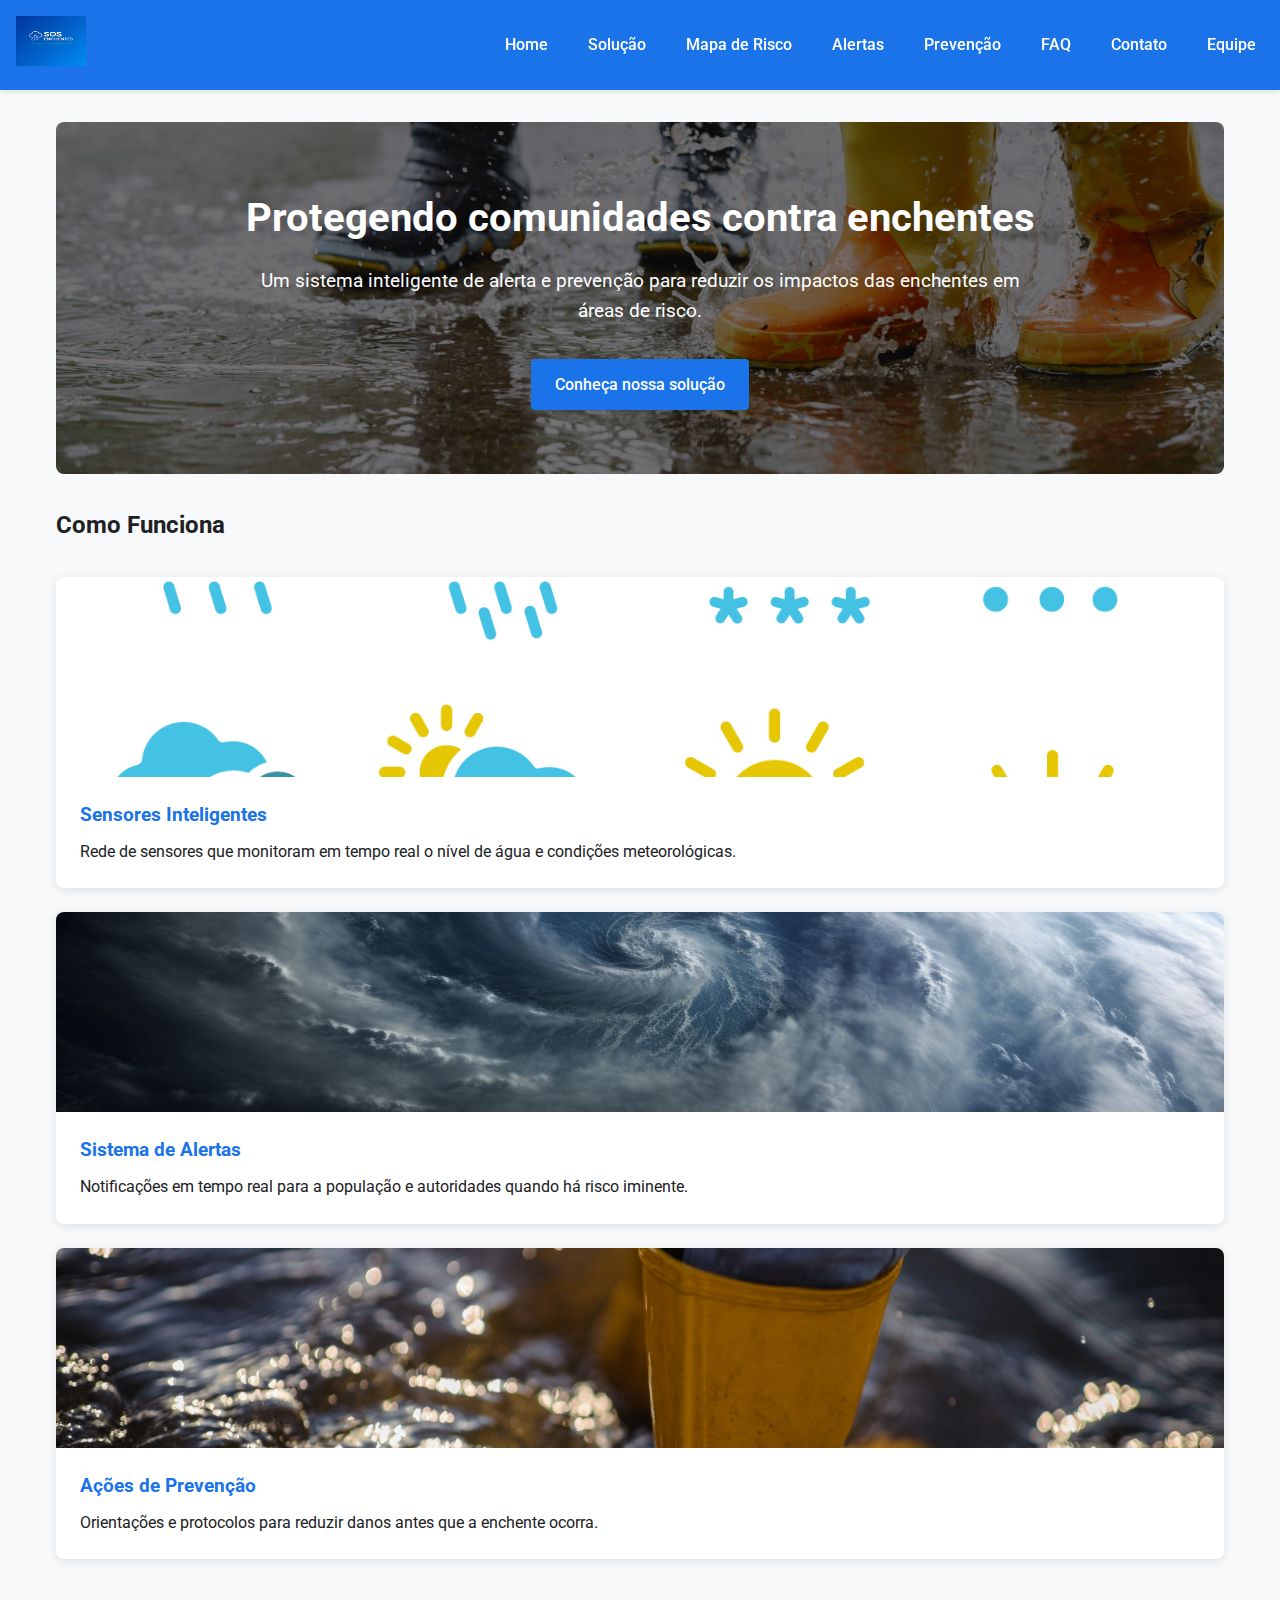
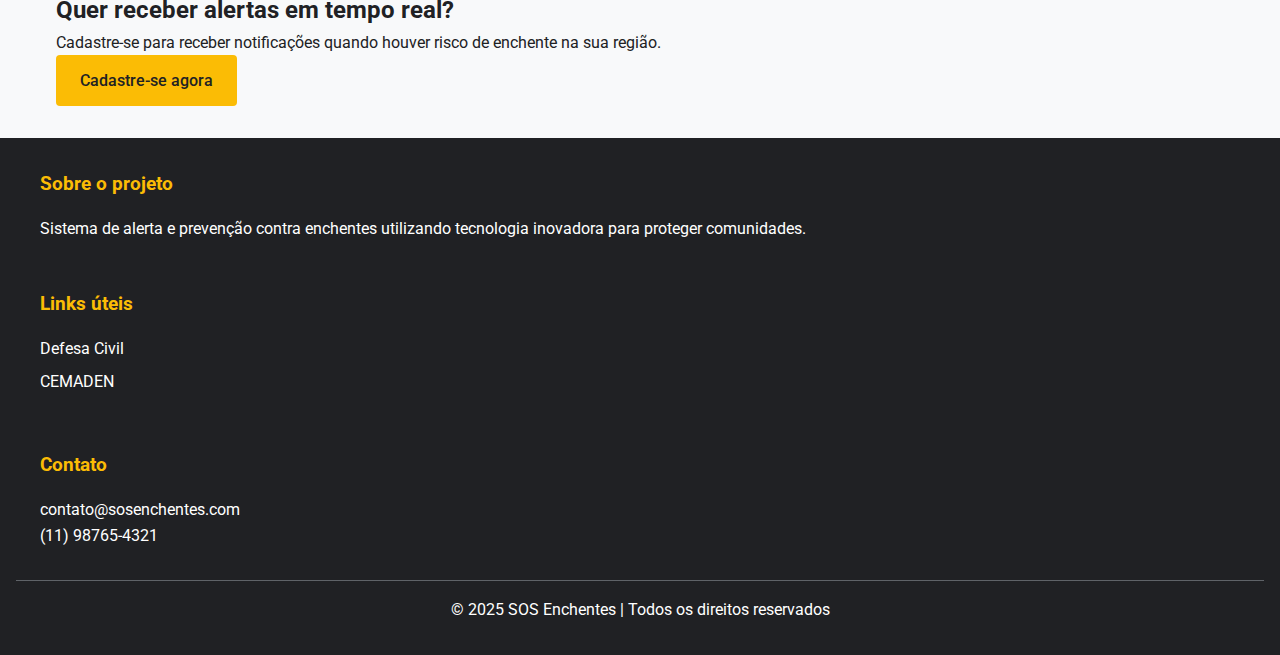
<file: index.html>
<!DOCTYPE html>
<html lang="pt-br">
<head>
    <meta charset="UTF-8">
    <meta name="viewport" content="width=device-width, initial-scale=1.0">
    <title>SOS Enchentes - Página Inicial</title>
    <link rel="stylesheet" href="assets/css/style.css">
    <link href="https://fonts.googleapis.com/css2?family=Roboto:wght@400;500;700&family=Open+Sans:wght@600;700&display=swap" rel="stylesheet">
</head>
<body>
    <header class="main-header">
        <div class="logo">
            <img src="./assets/images/logo.jpg" alt="SOS Enchentes" width="70">
        </div>
        <button class="menu-toggle" aria-label="Abrir menu">☰</button>
        <nav class="main-nav">
            <ul>
                <li><a href="index.html">Home</a></li>
                <li><a href="solucao.html">Solução</a></li>
                <li><a href="mapa.html">Mapa de Risco</a></li>
                <li><a href="alertas.html">Alertas</a></li>
                <li><a href="prevencao.html">Prevenção</a></li>
                <li><a href="faq.html">FAQ</a></li>
                <li><a href="contato.html">Contato</a></li>
                <li><a href="integrantes.html">Equipe</a></li>
            </ul>
        </nav>
    </header>

    <main class="main-content">
        <section class="hero">
            <h1>Protegendo comunidades contra enchentes</h1>
            <p>Um sistema inteligente de alerta e prevenção para reduzir os impactos das enchentes em áreas de risco.</p>
            <a href="solucao.html" class="btn btn-primary">Conheça nossa solução</a>
        </section>

        <section>
            <h2>Como Funciona</h2>
            <div class="card-grid">
                <div class="card">
                    <div class="card-img">
                        <img src="./assets/images/sensores-inteligentes.jpg" alt="Sensores inteligentes">
                    </div>
                    <div class="card-content">
                        <h3>Sensores Inteligentes</h3>
                        <p>Rede de sensores que monitoram em tempo real o nível de água e condições meteorológicas.</p>
                    </div>
                </div>
                <div class="card">
                    <div class="card-img">
                        <img src="./assets/images/sistema-alerta.jpg" alt="Sistema de alertas">
                    </div>
                    <div class="card-content">
                        <h3>Sistema de Alertas</h3>
                        <p>Notificações em tempo real para a população e autoridades quando há risco iminente.</p>
                    </div>
                </div>
                <div class="card">
                    <div class="card-img">
                        <img src="./assets/images/enchente.jpg" alt="Ações de prevenção">
                    </div>
                    <div class="card-content">
                        <h3>Ações de Prevenção</h3>
                        <p>Orientações e protocolos para reduzir danos antes que a enchente ocorra.</p>
                    </div>
                </div>
            </div>
        </section>

        <section class="cta-section">
            <h2>Quer receber alertas em tempo real?</h2>
            <p>Cadastre-se para receber notificações quando houver risco de enchente na sua região.</p>
            <a href="contato.html" class="btn">Cadastre-se agora</a>
        </section>
    </main>

    <footer class="main-footer">
        <div class="footer-content">
            <section class="footer-section">
                <h3>Sobre o projeto</h3>
                <p>Sistema de alerta e prevenção contra enchentes utilizando tecnologia inovadora para proteger comunidades.</p>
            </section>
            <section class="footer-section">
                <h3>Links úteis</h3>
                <ul>
                    <li><a href="https://www.gov.br/mdr/pt-br/assuntos/protecao-e-defesa-civil" target="_blank">Defesa Civil</a></li>
                    <li><a href="https://www.cemaden.gov.br" target="_blank">CEMADEN</a></li>
                </ul>
            </section>
            <section class="footer-section">
                <h3>Contato</h3>
                <p>contato@sosenchentes.com</p>
                <p>(11) 98765-4321</p>
            </section>
        </div>
        <div class="footer-bottom">
            &copy; 2025 SOS Enchentes | Todos os direitos reservados
        </div>
    </footer>

    <script src="assets/js/script.js"></script>
</body>
</html>
</file>
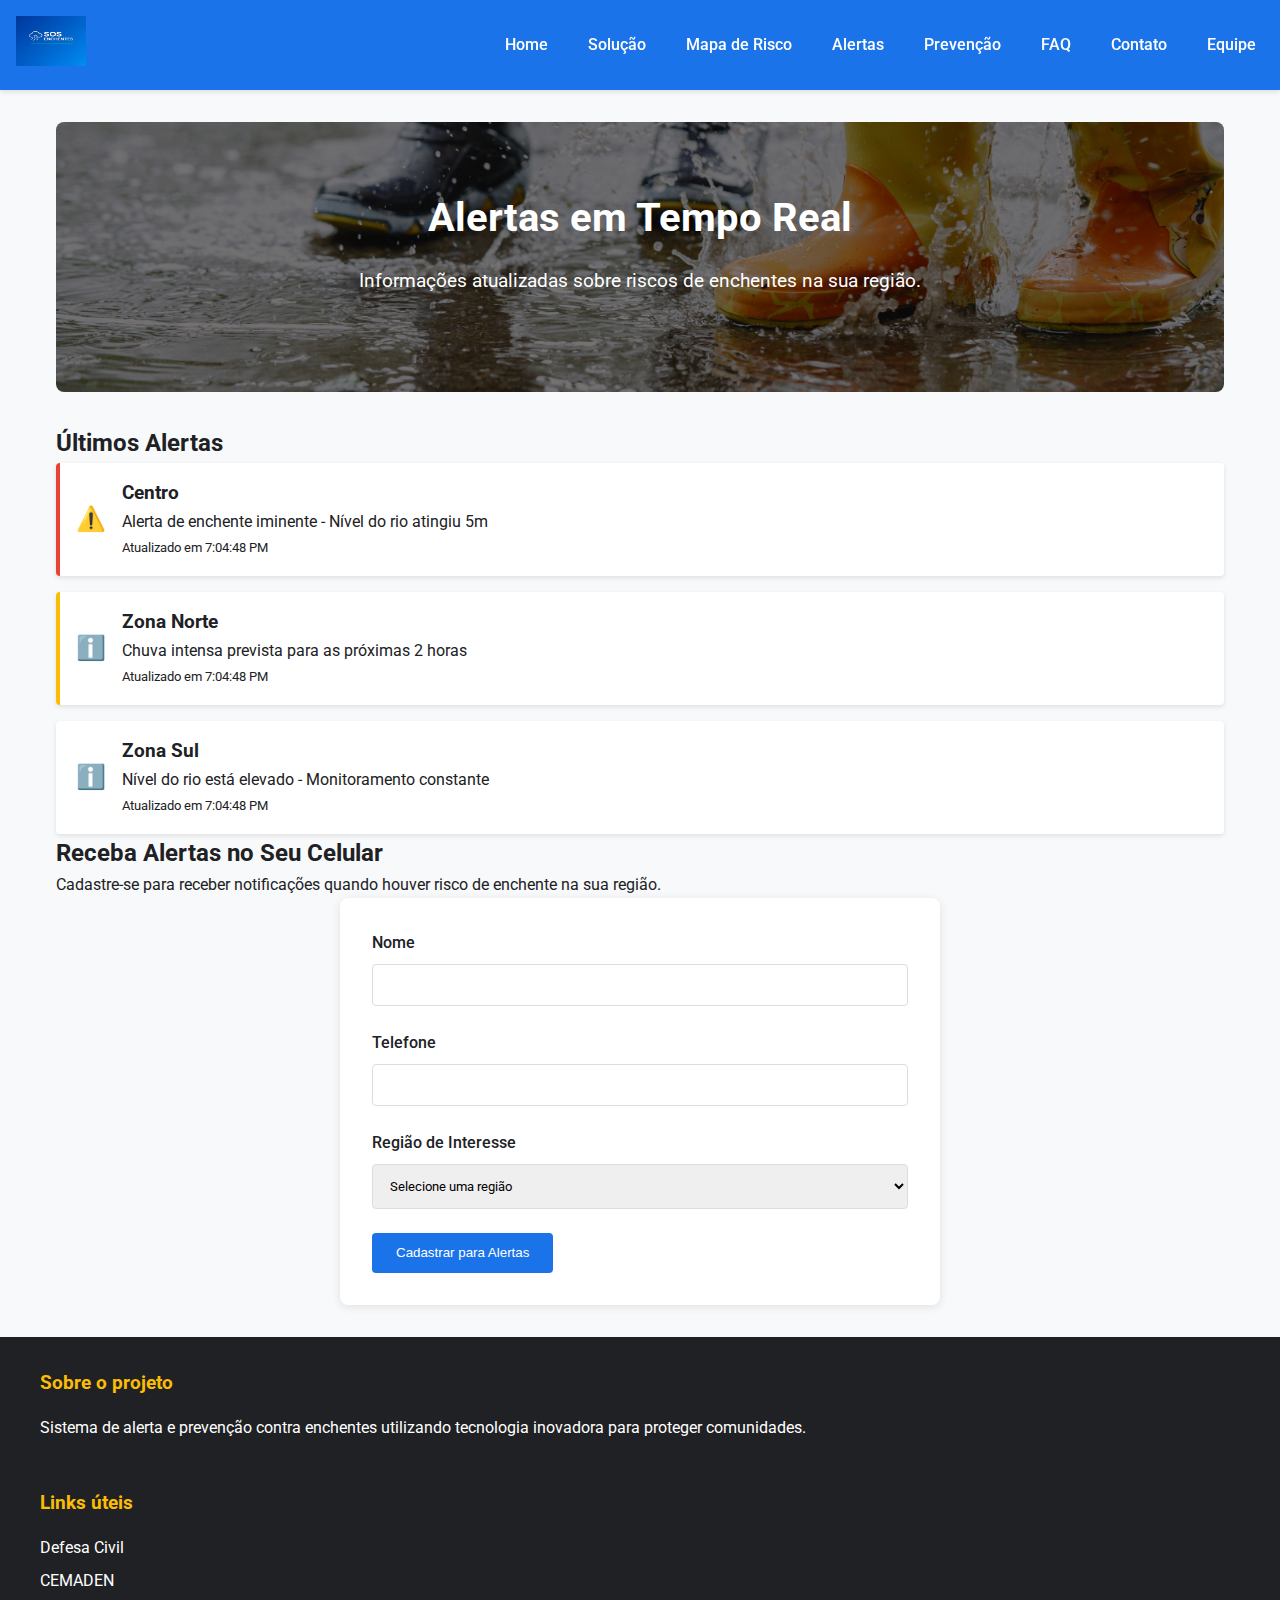
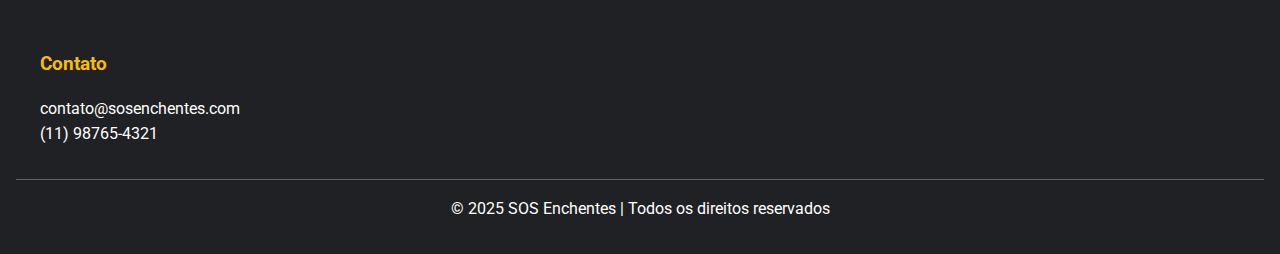
<file: alertas.html>
<!DOCTYPE html>
<html lang="pt-BR">
<head>
    <meta charset="UTF-8">
    <meta name="viewport" content="width=device-width, initial-scale=1.0">
    <title>SOS Enchentes - Alertas em Tempo Real</title>
    <link rel="stylesheet" href="assets/css/style.css">
    <link href="https://fonts.googleapis.com/css2?family=Roboto:wght@400;500;700&family=Open+Sans:wght@600;700&display=swap" rel="stylesheet">
</head>
<body>
    
    <header class="main-header">
        <div class="logo">
            <img src="./assets/images/logo.jpg" alt="SOS Enchentes" width="70">
        </div>
        <button class="menu-toggle" aria-label="Abrir menu">☰</button>
        <nav class="main-nav">
            <ul>
                <li><a href="index.html">Home</a></li>
                <li><a href="solucao.html">Solução</a></li>
                <li><a href="mapa.html">Mapa de Risco</a></li>
                <li><a href="alertas.html">Alertas</a></li>
                <li><a href="prevencao.html">Prevenção</a></li>
                <li><a href="faq.html">FAQ</a></li>
                <li><a href="contato.html">Contato</a></li>
                <li><a href="integrantes.html">Equipe</a></li>
            </ul>
        </nav>
    </header>

    <main class="main-content">
        <section class="hero">
            <h1>Alertas em Tempo Real</h1>
            <p>Informações atualizadas sobre riscos de enchentes na sua região.</p>
        </section>

        <section>
            <h2>Últimos Alertas</h2>
            <div class="alert-grid">
                
            </div>
        </section>

        <section>
            <h2>Receba Alertas no Seu Celular</h2>
            <p>Cadastre-se para receber notificações quando houver risco de enchente na sua região.</p>
            
            <form id="alert-form" class="contact-form">
                <div class="form-group">
                    <label for="alert-name">Nome</label>
                    <input type="text" id="alert-name" class="form-control" required>
                </div>
                <div class="form-group">
                    <label for="alert-phone">Telefone</label>
                    <input type="tel" id="alert-phone" class="form-control" required>
                </div>
                <div class="form-group">
                    <label for="alert-region">Região de Interesse</label>
                    <select id="alert-region" class="form-control" required>
                        <option value="">Selecione uma região</option>
                        <option value="centro">Centro</option>
                        <option value="norte">Zona Norte</option>
                        <option value="sul">Zona Sul</option>
                        <option value="leste">Zona Leste</option>
                        <option value="oeste">Zona Oeste</option>
                    </select>
                </div>
                <button type="submit" class="btn btn-primary">Cadastrar para Alertas</button>
            </form>
        </section>
    </main>

    
    <footer class="main-footer">
        <div class="footer-content">
            <section class="footer-section">
                <h3>Sobre o projeto</h3>
                <p>Sistema de alerta e prevenção contra enchentes utilizando tecnologia inovadora para proteger comunidades.</p>
            </section>
            <section class="footer-section">
                <h3>Links úteis</h3>
                <ul>
                    <li><a href="https://www.gov.br/mdr/pt-br/assuntos/protecao-e-defesa-civil" target="_blank">Defesa Civil</a></li>
                    <li><a href="https://www.cemaden.gov.br" target="_blank">CEMADEN</a></li>
                </ul>
            </section>
            <section class="footer-section">
                <h3>Contato</h3>
                <p>contato@sosenchentes.com</p>
                <p>(11) 98765-4321</p>
            </section>
        </div>
        <div class="footer-bottom">
            &copy; 2025 SOS Enchentes | Todos os direitos reservados
        </div>
    </footer>

    <script src="assets/js/script.js"></script>
</body>
</html>
</file>
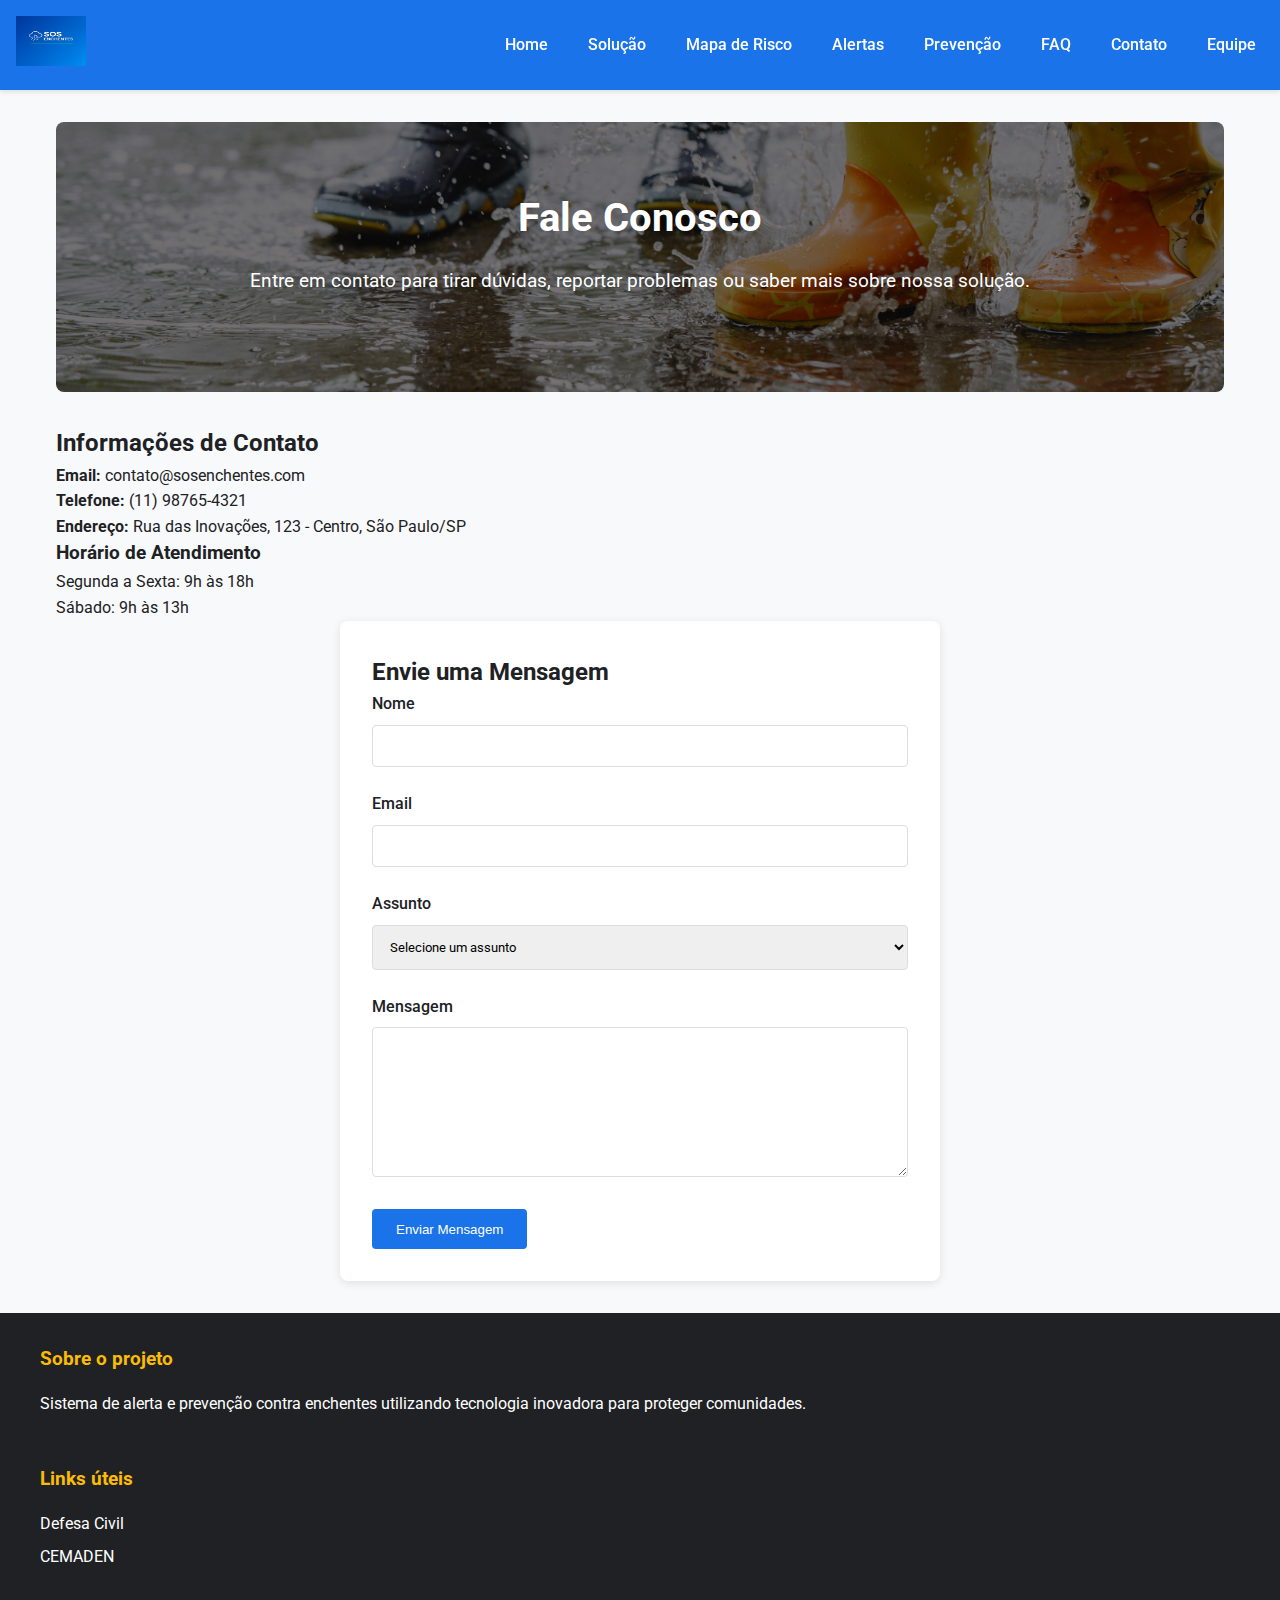
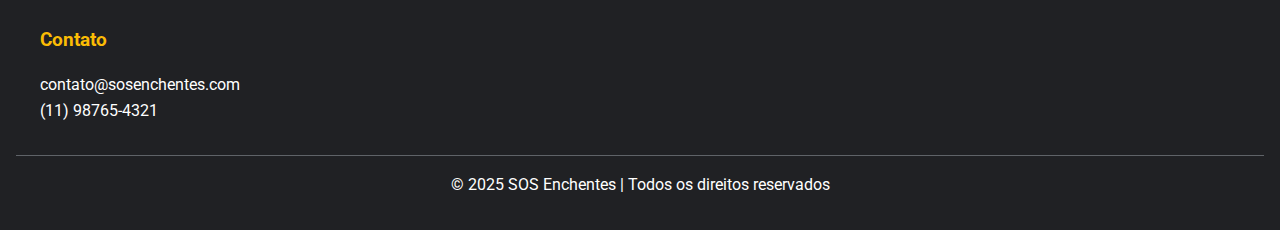
<file: contato.html>
<!DOCTYPE html>
<html lang="pt-BR">
<head>
    <meta charset="UTF-8">
    <meta name="viewport" content="width=device-width, initial-scale=1.0">
    <title>SOS Enchentes - Contato</title>
    <link rel="stylesheet" href="assets/css/style.css">
    <link href="https://fonts.googleapis.com/css2?family=Roboto:wght@400;500;700&family=Open+Sans:wght@600;700&display=swap" rel="stylesheet">
</head>
<body>
    
    <header class="main-header">
        <div class="logo">
            <img src="./assets/images/logo.jpg" alt="SOS Enchentes" width="70">
        </div>
        <button class="menu-toggle" aria-label="Abrir menu">☰</button>
        <nav class="main-nav">
            <ul>
                <li><a href="index.html">Home</a></li>
                <li><a href="solucao.html">Solução</a></li>
                <li><a href="mapa.html">Mapa de Risco</a></li>
                <li><a href="alertas.html">Alertas</a></li>
                <li><a href="prevencao.html">Prevenção</a></li>
                <li><a href="faq.html">FAQ</a></li>
                <li><a href="contato.html">Contato</a></li>
                <li><a href="integrantes.html">Equipe</a></li>
            </ul>
        </nav>
    </header>

    <main class="main-content">
        <section class="hero">
            <h1>Fale Conosco</h1>
            <p>Entre em contato para tirar dúvidas, reportar problemas ou saber mais sobre nossa solução.</p>
        </section>

        <section>
            <div class="contact-container">
                <div class="contact-info">
                    <h2>Informações de Contato</h2>
                    <p><strong>Email:</strong> contato@sosenchentes.com</p>
                    <p><strong>Telefone:</strong> (11) 98765-4321</p>
                    <p><strong>Endereço:</strong> Rua das Inovações, 123 - Centro, São Paulo/SP</p>
                    
                    <h3>Horário de Atendimento</h3>
                    <p>Segunda a Sexta: 9h às 18h</p>
                    <p>Sábado: 9h às 13h</p>
                </div>

                <form id="contact-form" class="contact-form">
                    <h2>Envie uma Mensagem</h2>
                    <div class="form-group">
                        <label for="name">Nome</label>
                        <input type="text" id="name" class="form-control" required>
                    </div>
                    <div class="form-group">
                        <label for="email">Email</label>
                        <input type="email" id="email" class="form-control" required>
                    </div>
                    <div class="form-group">
                        <label for="subject">Assunto</label>
                        <select id="subject" class="form-control" required>
                            <option value="">Selecione um assunto</option>
                            <option value="duvida">Dúvida sobre o sistema</option>
                            <option value="reporte">Reporte de área de risco</option>
                            <option value="parceria">Interesse em parceria</option>
                            <option value="outro">Outro</option>
                        </select>
                    </div>
                    <div class="form-group">
                        <label for="message">Mensagem</label>
                        <textarea id="message" class="form-control" required></textarea>
                    </div>
                    <button type="submit" class="btn btn-primary">Enviar Mensagem</button>
                </form>
            </div>
        </section>
    </main>

    
    <footer class="main-footer">
        <div class="footer-content">
            <section class="footer-section">
                <h3>Sobre o projeto</h3>
                <p>Sistema de alerta e prevenção contra enchentes utilizando tecnologia inovadora para proteger comunidades.</p>
            </section>
            <section class="footer-section">
                <h3>Links úteis</h3>
                <ul>
                    <li><a href="https://www.gov.br/mdr/pt-br/assuntos/protecao-e-defesa-civil" target="_blank">Defesa Civil</a></li>
                    <li><a href="https://www.cemaden.gov.br" target="_blank">CEMADEN</a></li>
                </ul>
            </section>
            <section class="footer-section">
                <h3>Contato</h3>
                <p>contato@sosenchentes.com</p>
                <p>(11) 98765-4321</p>
            </section>
        </div>
        <div class="footer-bottom">
            &copy; 2025 SOS Enchentes | Todos os direitos reservados
        </div>
    </footer>

    <script src="assets/js/script.js"></script>
</body>
</html>
</file>
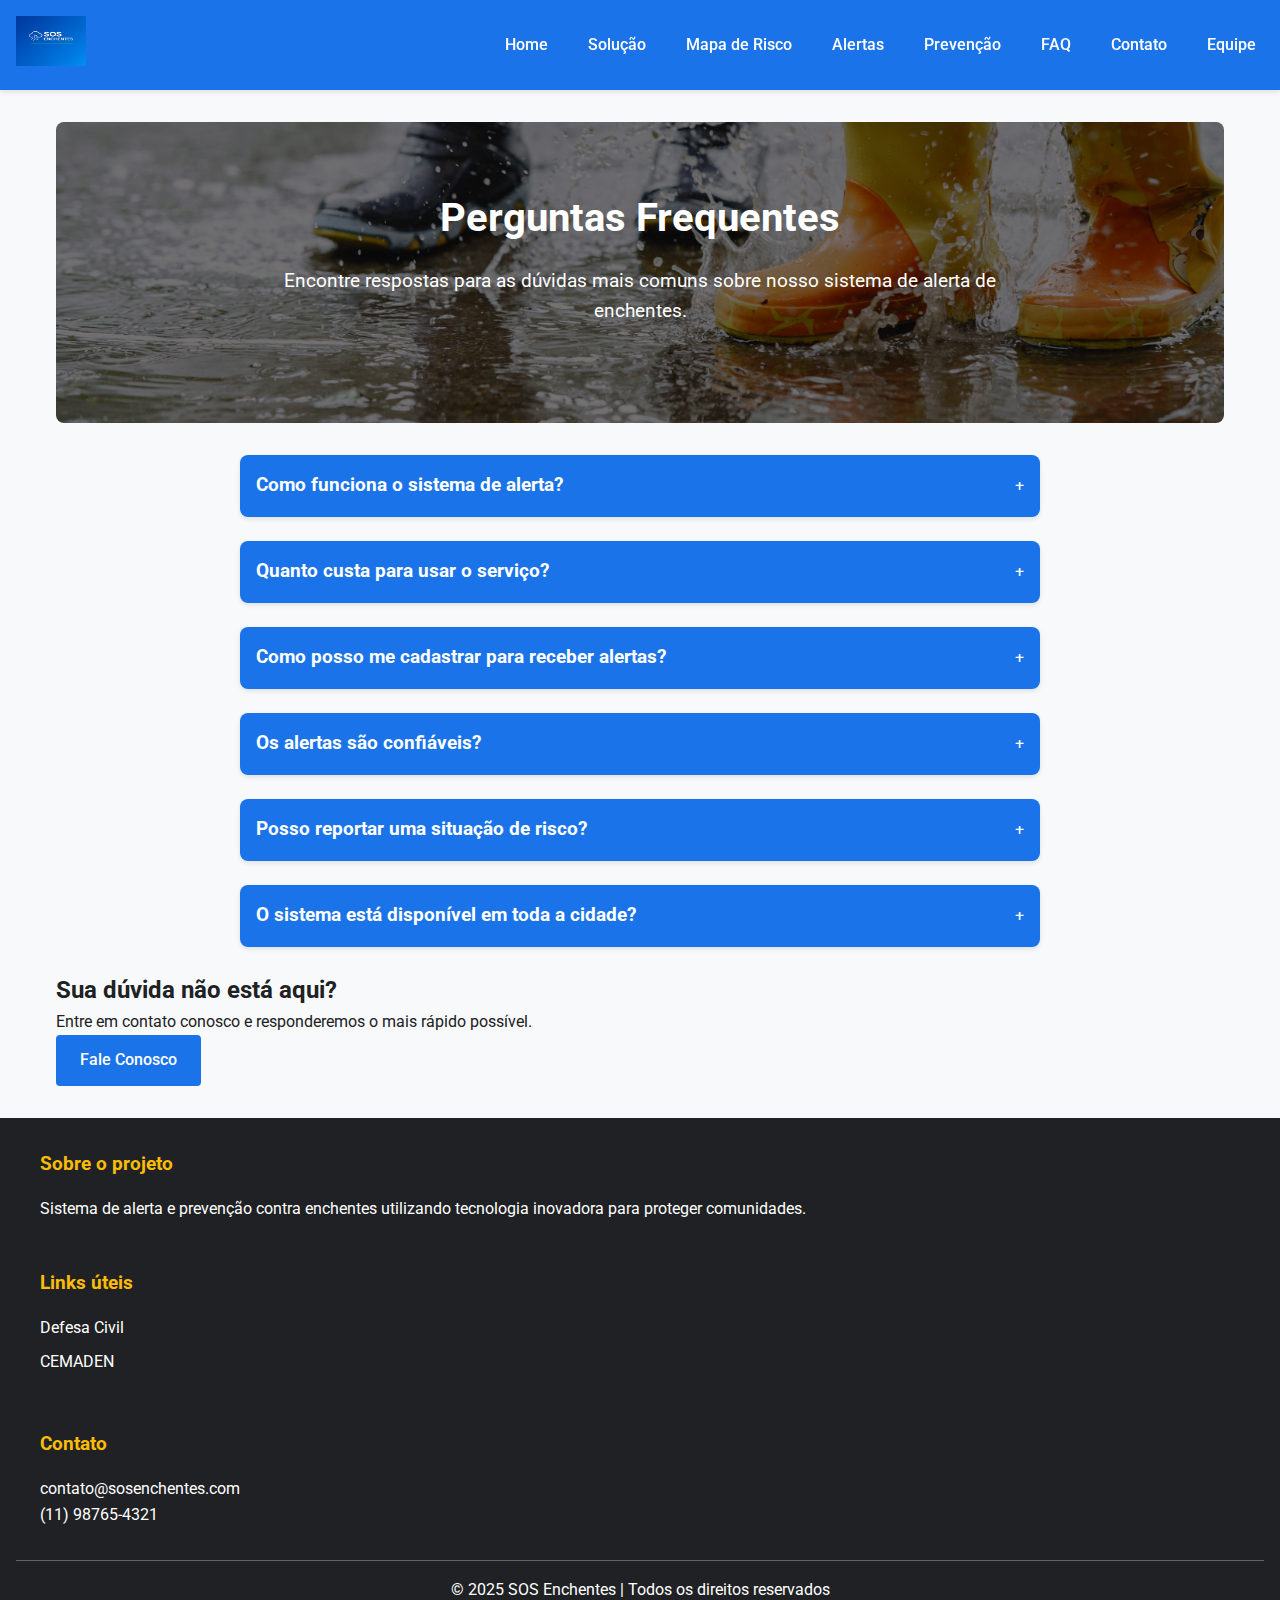
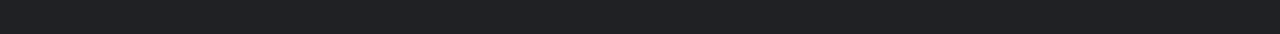
<file: faq.html>
<!DOCTYPE html>
<html lang="pt-BR">
<head>
    <meta charset="UTF-8">
    <meta name="viewport" content="width=device-width, initial-scale=1.0">
    <title>SOS Enchentes - Perguntas Frequentes</title>
    <link rel="stylesheet" href="assets/css/style.css">
    <link href="https://fonts.googleapis.com/css2?family=Roboto:wght@400;500;700&family=Open+Sans:wght@600;700&display=swap" rel="stylesheet">
</head>
<body>
    
    <header class="main-header">
        <div class="logo">
            <img src="./assets/images/logo.jpg" alt="SOS Enchentes" width="70">
        </div>
        <button class="menu-toggle" aria-label="Abrir menu">☰</button>
        <nav class="main-nav">
            <ul>
                <li><a href="index.html">Home</a></li>
                <li><a href="solucao.html">Solução</a></li>
                <li><a href="mapa.html">Mapa de Risco</a></li>
                <li><a href="alertas.html">Alertas</a></li>
                <li><a href="prevencao.html">Prevenção</a></li>
                <li><a href="faq.html">FAQ</a></li>
                <li><a href="contato.html">Contato</a></li>
                <li><a href="integrantes.html">Equipe</a></li>
            </ul>
        </nav>
    </header>

    <main class="main-content">
        <section class="hero">
            <h1>Perguntas Frequentes</h1>
            <p>Encontre respostas para as dúvidas mais comuns sobre nosso sistema de alerta de enchentes.</p>
        </section>

        <section class="faq-section">
            <div class="faq-item">
                <div class="faq-question">
                    <h3>Como funciona o sistema de alerta?</h3>
                </div>
                <div class="faq-answer">
                    <p>Nosso sistema utiliza uma rede de sensores que monitoram em tempo real o nível de água em rios e córregos, combinado com dados meteorológicos. Quando o risco de enchente é detectado, alertas são enviados automaticamente para os usuários cadastrados na região afetada.</p>
                </div>
            </div>
            
            <div class="faq-item">
                <div class="faq-question">
                    <h3>Quanto custa para usar o serviço?</h3>
                </div>
                <div class="faq-answer">
                    <p>O serviço básico de alertas é completamente gratuito para a população. Para municípios e empresas que desejam implementar nossa solução completa com sensores e painel de monitoramento, entre em contato para conhecer nossos planos.</p>
                </div>
            </div>
            
            <div class="faq-item">
                <div class="faq-question">
                    <h3>Como posso me cadastrar para receber alertas?</h3>
                </div>
                <div class="faq-answer">
                    <p>Você pode se cadastrar diretamente na página de <a href="alertas.html">Alertas</a>, informando seu nome, telefone e região de interesse. Os alertas serão enviados por SMS e notificações em nosso aplicativo (em breve).</p>
                </div>
            </div>
            
            <div class="faq-item">
                <div class="faq-question">
                    <h3>Os alertas são confiáveis?</h3>
                </div>
                <div class="faq-answer">
                    <p>Nosso sistema possui uma taxa de acerto superior a 92% para alertas de enchentes, graças à combinação de tecnologias e validação por nossos especialistas. Eventuais falsos positivos são minimizados por algoritmos de aprendizado de máquina que melhoram continuamente.</p>
                </div>
            </div>
            
            <div class="faq-item">
                <div class="faq-question">
                    <h3>Posso reportar uma situação de risco?</h3>
                </div>
                <div class="faq-answer">
                    <p>Sim! A plataforma conta com um sistema colaborativo onde usuários podem reportar situações de risco através do nosso site ou aplicativo. Esses relatos são verificados e ajudam a melhorar a precisão dos alertas.</p>
                </div>
            </div>
            
            <div class="faq-item">
                <div class="faq-question">
                    <h3>O sistema está disponível em toda a cidade?</h3>
                </div>
                <div class="faq-answer">
                    <p>Atualmente cobrimos as principais áreas de risco da cidade, com expansão contínua para novas regiões. Consulte nosso <a href="mapa.html">Mapa de Risco</a> para ver as áreas cobertas.</p>
                </div>
            </div>
        </section>

        <section class="cta-section">
            <h2>Sua dúvida não está aqui?</h2>
            <p>Entre em contato conosco e responderemos o mais rápido possível.</p>
            <a href="contato.html" class="btn btn-primary">Fale Conosco</a>
        </section>
    </main>

    
    <footer class="main-footer">
        <div class="footer-content">
            <section class="footer-section">
                <h3>Sobre o projeto</h3>
                <p>Sistema de alerta e prevenção contra enchentes utilizando tecnologia inovadora para proteger comunidades.</p>
            </section>
            <section class="footer-section">
                <h3>Links úteis</h3>
                <ul>
                    <li><a href="https://www.gov.br/mdr/pt-br/assuntos/protecao-e-defesa-civil" target="_blank">Defesa Civil</a></li>
                    <li><a href="https://www.cemaden.gov.br" target="_blank">CEMADEN</a></li>
                </ul>
            </section>
            <section class="footer-section">
                <h3>Contato</h3>
                <p>contato@sosenchentes.com</p>
                <p>(11) 98765-4321</p>
            </section>
        </div>
        <div class="footer-bottom">
            &copy; 2025 SOS Enchentes | Todos os direitos reservados
        </div>
    </footer>

    <script src="assets/js/script.js"></script>
</body>
</html>
</file>
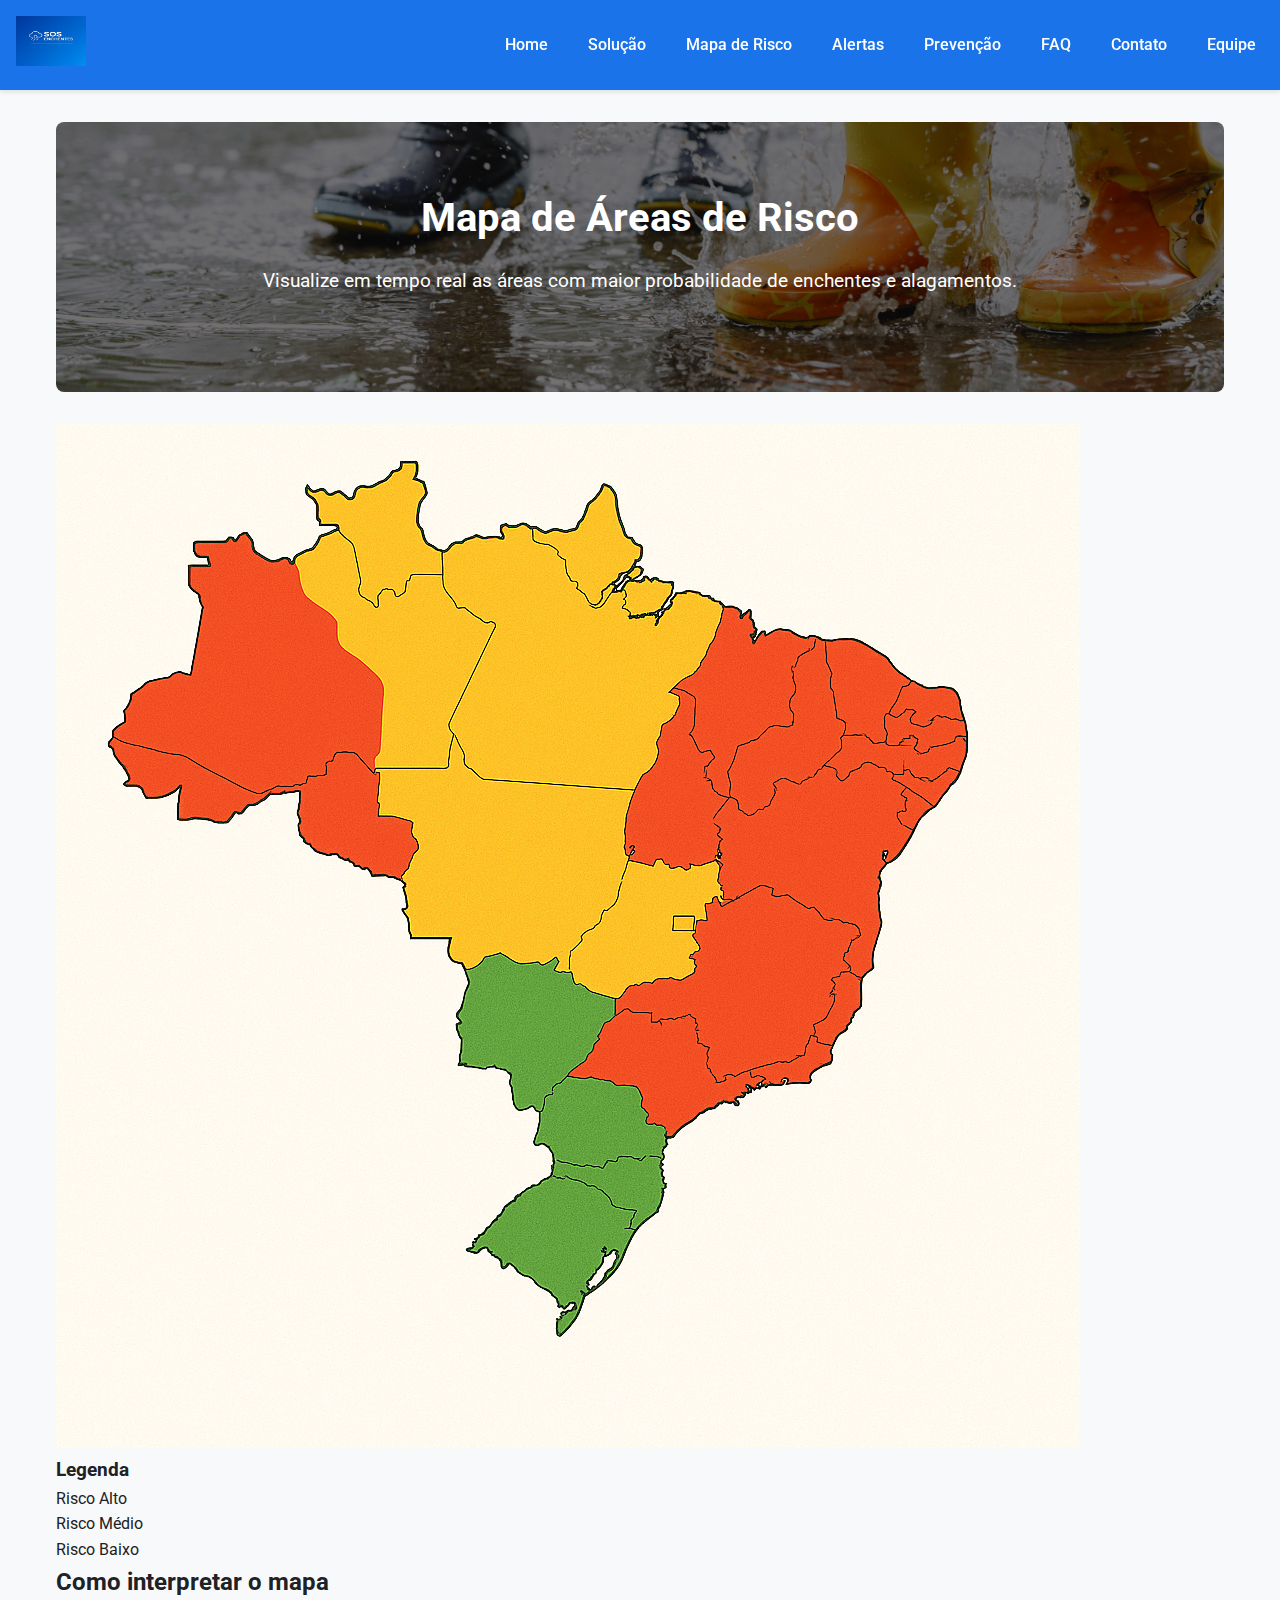
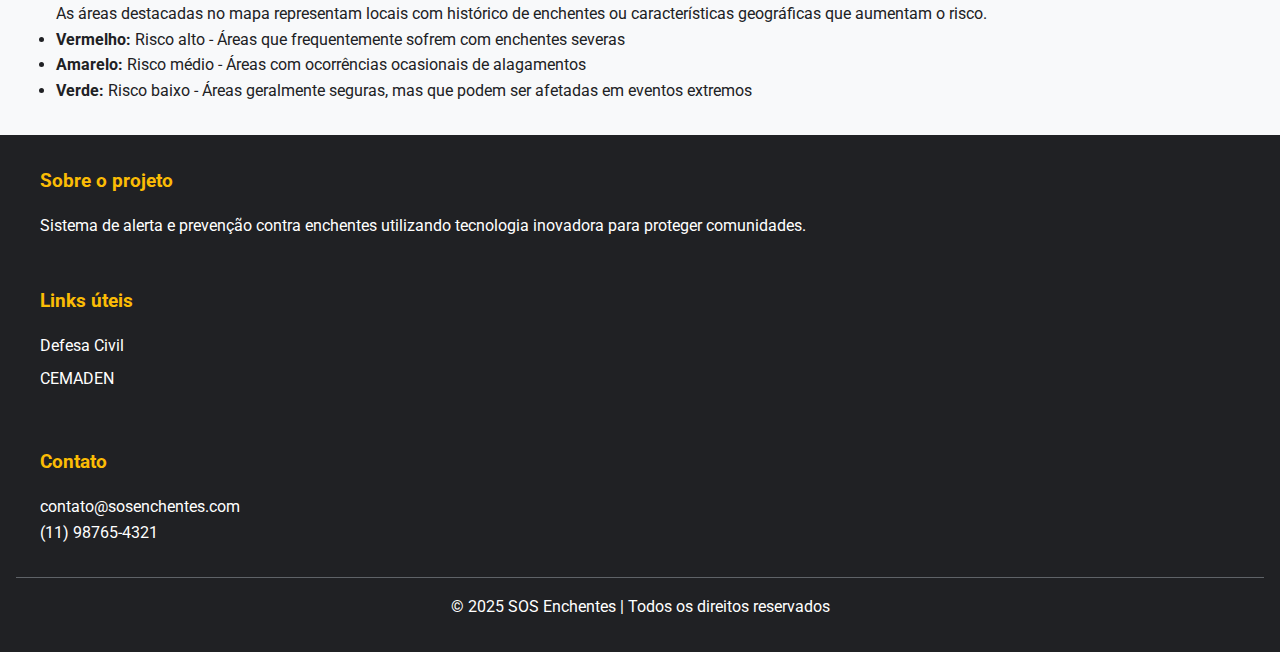
<file: mapa.html>
<!DOCTYPE html>
<html lang="pt-BR">
<head>
    <meta charset="UTF-8">
    <meta name="viewport" content="width=device-width, initial-scale=1.0">
    <title>SOS Enchentes - Mapa de Risco</title>
    <link rel="stylesheet" href="assets/css/style.css">
    <link href="https://fonts.googleapis.com/css2?family=Roboto:wght@400;500;700&family=Open+Sans:wght@600;700&display=swap" rel="stylesheet">
</head>
<body>
   
    <header class="main-header">
        <div class="logo">
            <img src="./assets/images/logo.jpg" alt="SOS Enchentes" width="70">
        </div>
        <button class="menu-toggle" aria-label="Abrir menu">☰</button>
        <nav class="main-nav">
            <ul>
                <li><a href="index.html">Home</a></li>
                <li><a href="solucao.html">Solução</a></li>
                <li><a href="mapa.html">Mapa de Risco</a></li>
                <li><a href="alertas.html">Alertas</a></li>
                <li><a href="prevencao.html">Prevenção</a></li>
                <li><a href="faq.html">FAQ</a></li>
                <li><a href="contato.html">Contato</a></li>
                <li><a href="integrantes.html">Equipe</a></li>
            </ul>
        </nav>
    </header>

    <main class="main-content">
        <section class="hero">
            <h1>Mapa de Áreas de Risco</h1>
            <p>Visualize em tempo real as áreas com maior probabilidade de enchentes e alagamentos.</p>
        </section>

        <section>
            <div class="map-container">
                <img src="./assets/images/image.png" alt="Mapa de áreas de risco de enchentes" usemap="#floodmap">
                <map name="floodmap">
                    <area shape="rect" coords="100,150,200,250" alt="Centro" class="map-area" data-area="Centro - Risco Alto">
                    <area shape="circle" coords="300,350,50" alt="Zona Norte" class="map-area" data-area="Zona Norte - Risco Médio">
                    <area shape="poly" coords="400,200,450,250,400,300" alt="Zona Sul" class="map-area" data-area="Zona Sul - Risco Baixo">
                </map>
                <div class="map-legend">
                    <h3>Legenda</h3>
                    <div class="legend-item">
                        <div class="legend-color" style="background-color: #ea4335;"></div>
                        <span>Risco Alto</span>
                    </div>
                    <div class="legend-item">
                        <div class="legend-color" style="background-color: #fbbc05;"></div>
                        <span>Risco Médio</span>
                    </div>
                    <div class="legend-item">
                        <div class="legend-color" style="background-color: #34a853;"></div>
                        <span>Risco Baixo</span>
                    </div>
                </div>
            </div>

            <div class="map-info">
                <h2>Como interpretar o mapa</h2>
                <p>As áreas destacadas no mapa representam locais com histórico de enchentes ou características geográficas que aumentam o risco.</p>
                <ul>
                    <li><strong>Vermelho:</strong> Risco alto - Áreas que frequentemente sofrem com enchentes severas</li>
                    <li><strong>Amarelo:</strong> Risco médio - Áreas com ocorrências ocasionais de alagamentos</li>
                    <li><strong>Verde:</strong> Risco baixo - Áreas geralmente seguras, mas que podem ser afetadas em eventos extremos</li>
                </ul>
            </div>
        </section>
    </main>

    
    <footer class="main-footer">
        <div class="footer-content">
            <section class="footer-section">
                <h3>Sobre o projeto</h3>
                <p>Sistema de alerta e prevenção contra enchentes utilizando tecnologia inovadora para proteger comunidades.</p>
            </section>
            <section class="footer-section">
                <h3>Links úteis</h3>
                <ul>
                    <li><a href="https://www.gov.br/mdr/pt-br/assuntos/protecao-e-defesa-civil" target="_blank">Defesa Civil</a></li>
                    <li><a href="https://www.cemaden.gov.br" target="_blank">CEMADEN</a></li>
                </ul>
            </section>
            <section class="footer-section">
                <h3>Contato</h3>
                <p>contato@sosenchentes.com</p>
                <p>(11) 98765-4321</p>
            </section>
        </div>
        <div class="footer-bottom">
            &copy; 2025 SOS Enchentes | Todos os direitos reservados
        </div>
    </footer>

    <script src="assets/js/script.js"></script>
</body>
</html>
</file>
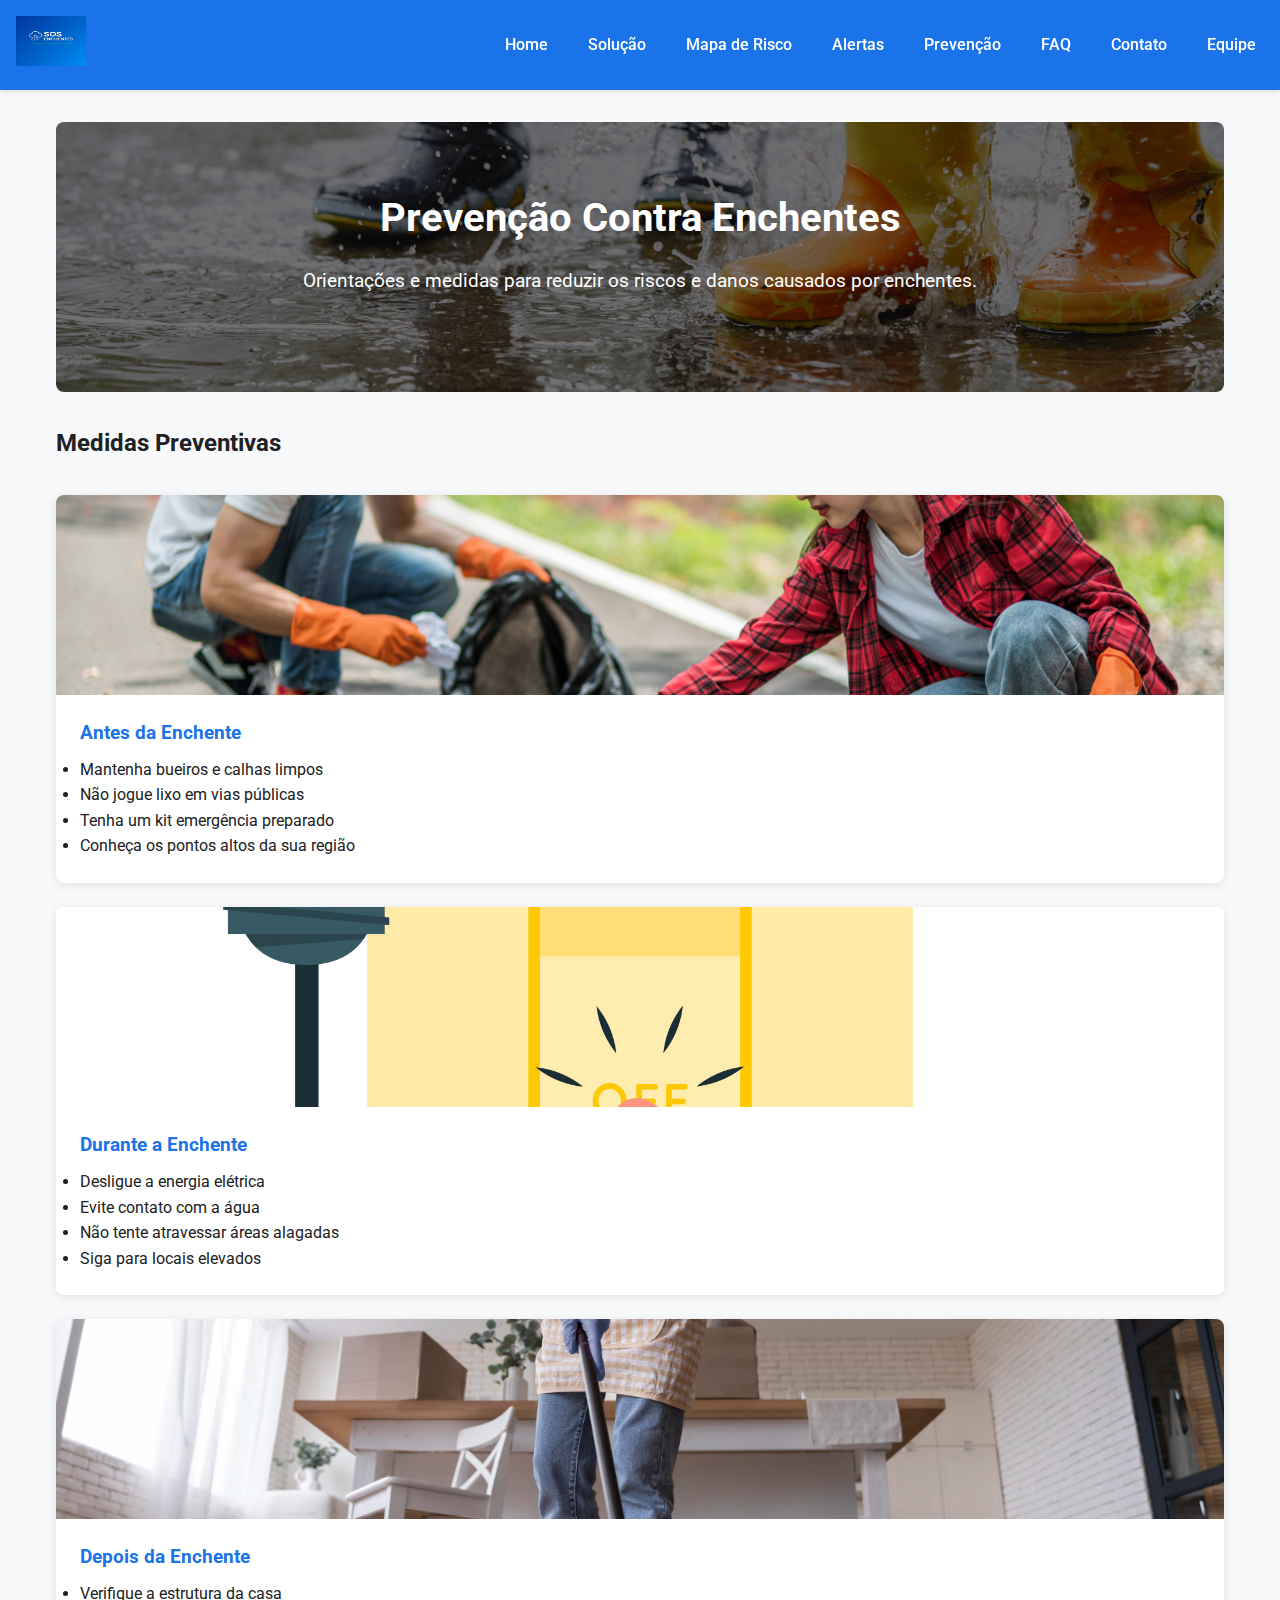
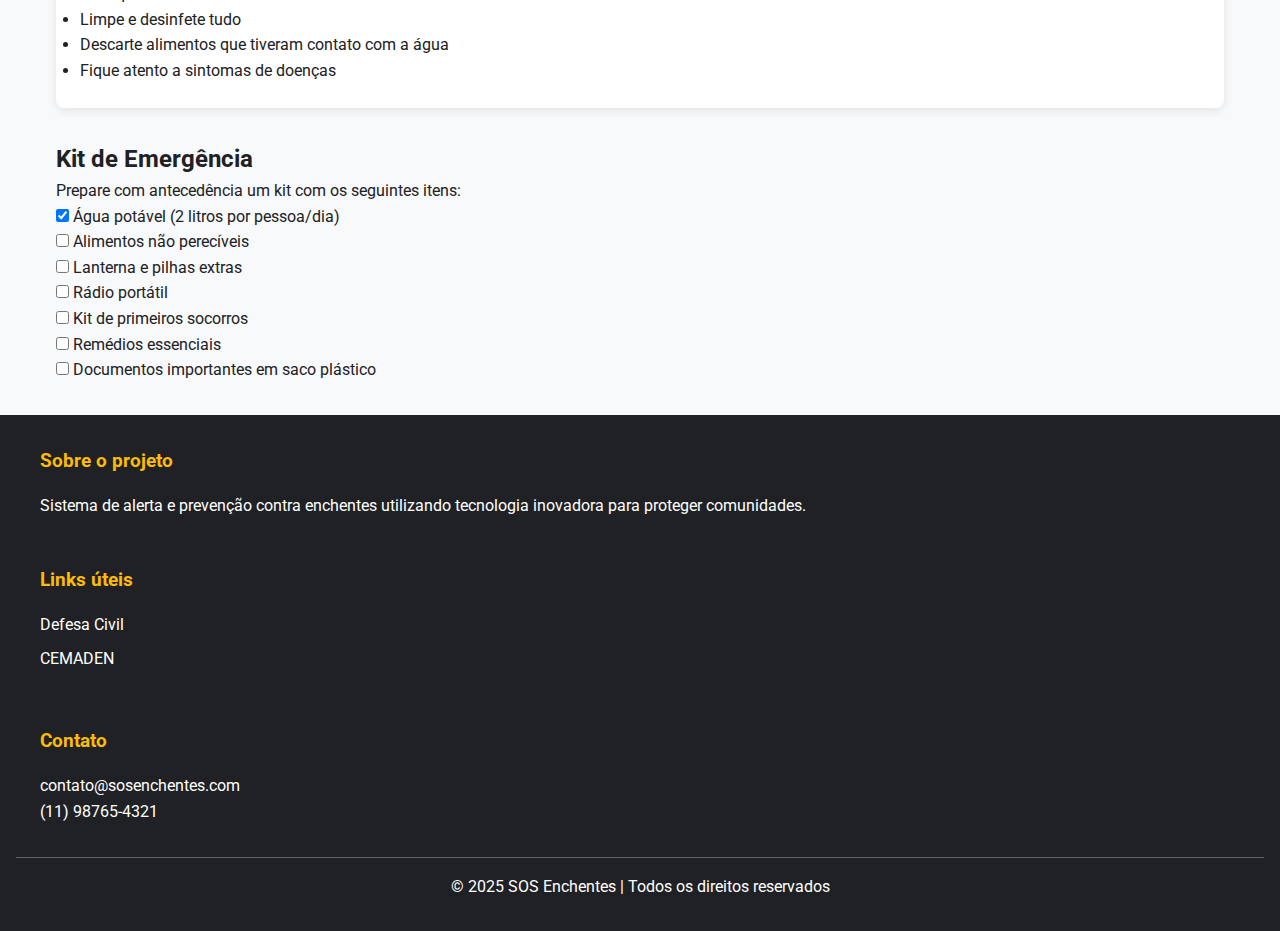
<file: prevencao.html>
<!DOCTYPE html>
<html lang="pt-BR">
<head>
    <meta charset="UTF-8">
    <meta name="viewport" content="width=device-width, initial-scale=1.0">
    <title>SOS Enchentes - Prevenção</title>
    <link rel="stylesheet" href="assets/css/style.css">
    <link href="https://fonts.googleapis.com/css2?family=Roboto:wght@400;500;700&family=Open+Sans:wght@600;700&display=swap" rel="stylesheet">
    <script src="assets/js/script.js"></script>
</head>
<body>
    
    <header class="main-header">
        <div class="logo">
            <img src="./assets/images/logo.jpg" alt="SOS Enchentes" width="70">
        </div>
        <button class="menu-toggle" aria-label="Abrir menu">☰</button>
        <nav class="main-nav">
            <ul>
                <li><a href="index.html">Home</a></li>
                <li><a href="solucao.html">Solução</a></li>
                <li><a href="mapa.html">Mapa de Risco</a></li>
                <li><a href="alertas.html">Alertas</a></li>
                <li><a href="prevencao.html">Prevenção</a></li>
                <li><a href="faq.html">FAQ</a></li>
                <li><a href="contato.html">Contato</a></li>
                <li><a href="integrantes.html">Equipe</a></li>
            </ul>
        </nav>
    </header>

    <main class="main-content">
        <section class="hero">
            <h1>Prevenção Contra Enchentes</h1>
            <p>Orientações e medidas para reduzir os riscos e danos causados por enchentes.</p>
        </section>

        <section>
            <h2>Medidas Preventivas</h2>
            <div class="card-grid">
                <div class="card">
                    <div class="card-img">
                        <img src="./assets/images/rua-limpa.jpg" alt="Medidas antes da enchente">
                    </div>
                    <div class="card-content">
                        <h3>Antes da Enchente</h3>
                        <ul>
                            <li>Mantenha bueiros e calhas limpos</li>
                            <li>Não jogue lixo em vias públicas</li>
                            <li>Tenha um kit emergência preparado</li>
                            <li>Conheça os pontos altos da sua região</li>
                        </ul>
                    </div>
                </div>
                <div class="card">
                    <div class="card-img">
                        <img src="./assets/images/desligar-energia.jpg" alt="Medidas durante a enchente">
                    </div>
                    <div class="card-content">
                        <h3>Durante a Enchente</h3>
                        <ul>
                            <li>Desligue a energia elétrica</li>
                            <li>Evite contato com a água</li>
                            <li>Não tente atravessar áreas alagadas</li>
                            <li>Siga para locais elevados</li>
                        </ul>
                    </div>
                </div>
                <div class="card">
                    <div class="card-img">
                        <img src="./assets/images/limpar-casa.jpg" alt="Medidas depois da enchente">
                    </div>
                    <div class="card-content">
                        <h3>Depois da Enchente</h3>
                        <ul>
                            <li>Verifique a estrutura da casa</li>
                            <li>Limpe e desinfete tudo</li>
                            <li>Descarte alimentos que tiveram contato com a água</li>
                            <li>Fique atento a sintomas de doenças</li>
                        </ul>
                    </div>
                </div>
            </div>
        </section>

        <section>
            <h2>Kit de Emergência</h2>
            <p>Prepare com antecedência um kit com os seguintes itens:</p>
            <div class="checklist">
                <div class="checklist-item">
                    <input type="checkbox" id="item1" checked>
                    <label for="item1">Água potável (2 litros por pessoa/dia)</label>
                </div>
                <div class="checklist-item">
                    <input type="checkbox" id="item2">
                    <label for="item2">Alimentos não perecíveis</label>
                </div>
                <div class="checklist-item">
                    <input type="checkbox" id="item3">
                    <label for="item3">Lanterna e pilhas extras</label>
                </div>
                <div class="checklist-item">
                    <input type="checkbox" id="item4">
                    <label for="item4">Rádio portátil</label>
                </div>
                <div class="checklist-item">
                    <input type="checkbox" id="item5">
                    <label for="item5">Kit de primeiros socorros</label>
                </div>
                <div class="checklist-item">
                    <input type="checkbox" id="item6">
                    <label for="item6">Remédios essenciais</label>
                </div>
                <div class="checklist-item">
                    <input type="checkbox" id="item7">
                    <label for="item7">Documentos importantes em saco plástico</label>
                </div>
            </div>
        </section>
    </main>

    
    <footer class="main-footer">
        <div class="footer-content">
            <section class="footer-section">
                <h3>Sobre o projeto</h3>
                <p>Sistema de alerta e prevenção contra enchentes utilizando tecnologia inovadora para proteger comunidades.</p>
            </section>
            <section class="footer-section">
                <h3>Links úteis</h3>
                <ul>
                    <li><a href="https://www.gov.br/mdr/pt-br/assuntos/protecao-e-defesa-civil" target="_blank">Defesa Civil</a></li>
                    <li><a href="https://www.cemaden.gov.br" target="_blank">CEMADEN</a></li>
                </ul>
            </section>
            <section class="footer-section">
                <h3>Contato</h3>
                <p>contato@sosenchentes.com</p>
                <p>(11) 98765-4321</p>
            </section>
        </div>
        <div class="footer-bottom">
            &copy; 2025 SOS Enchentes | Todos os direitos reservados
        </div>
    </footer>

</body>
</html>
</file>
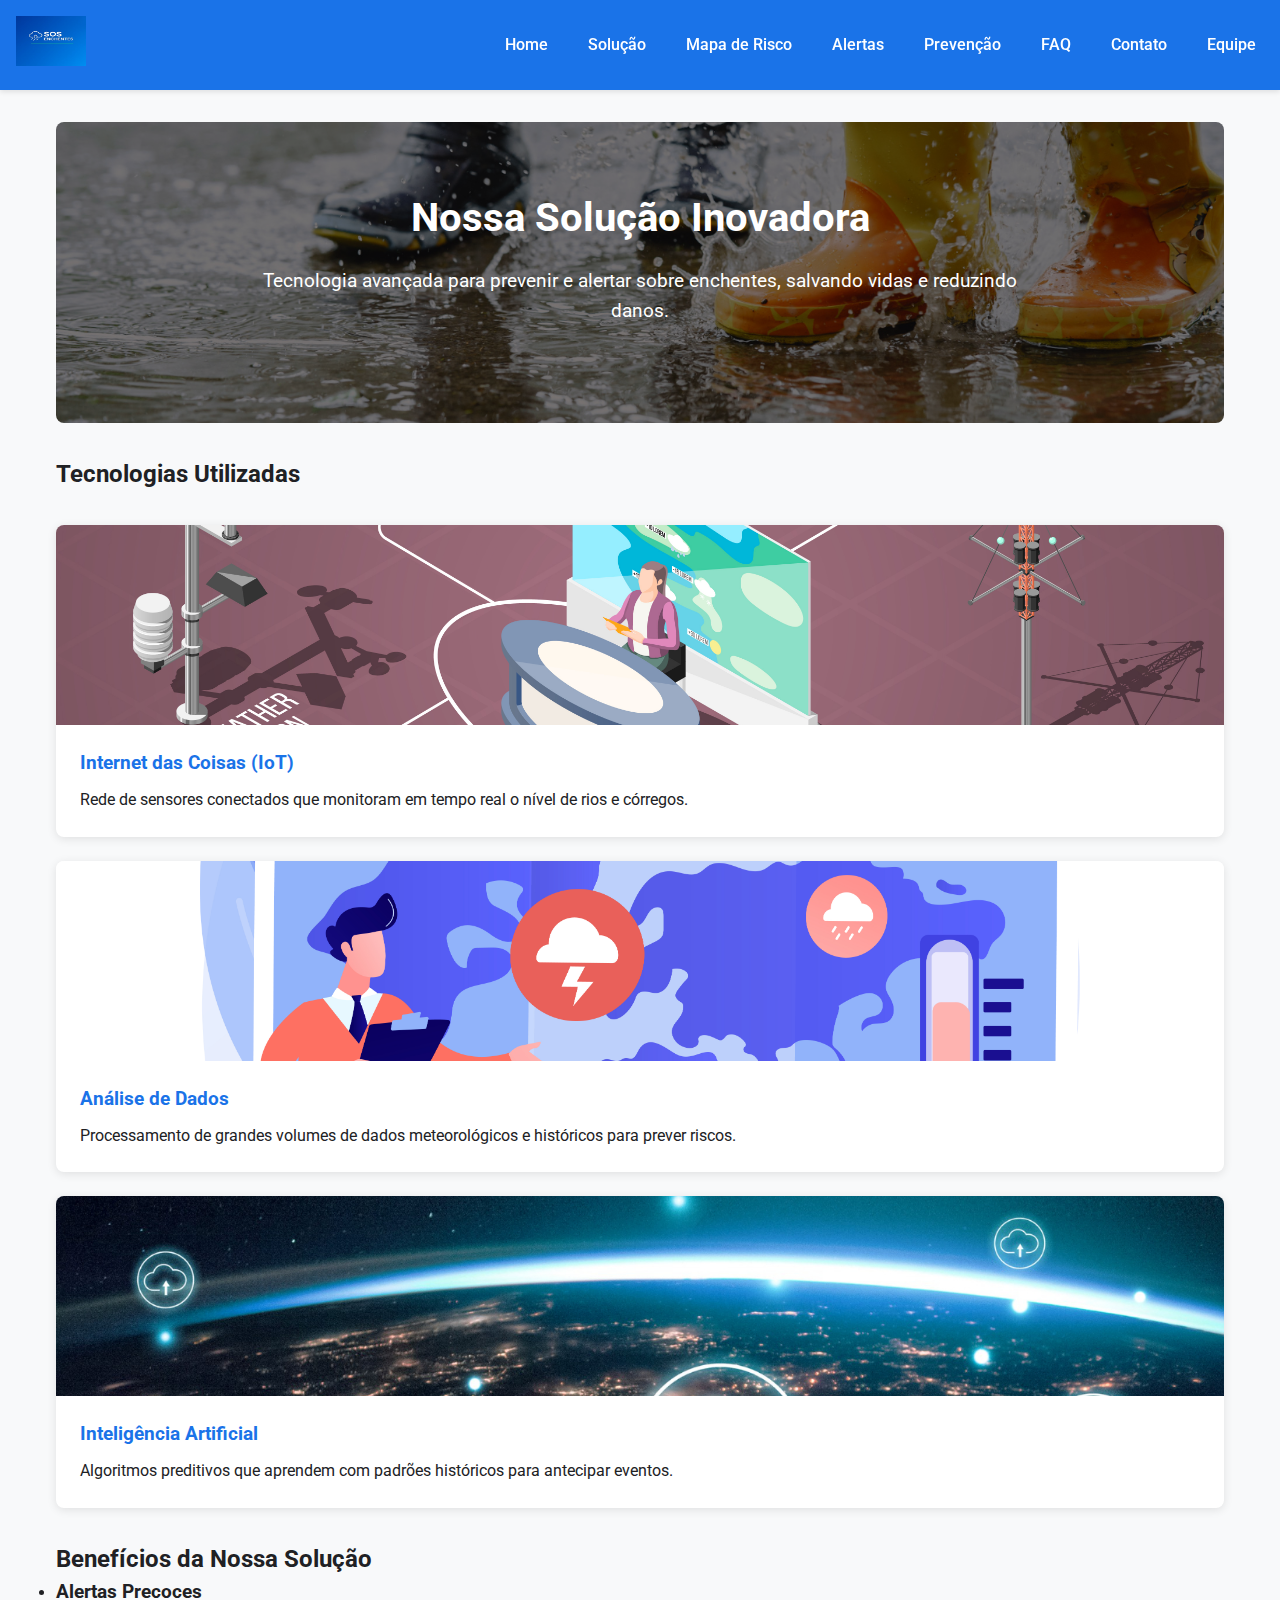
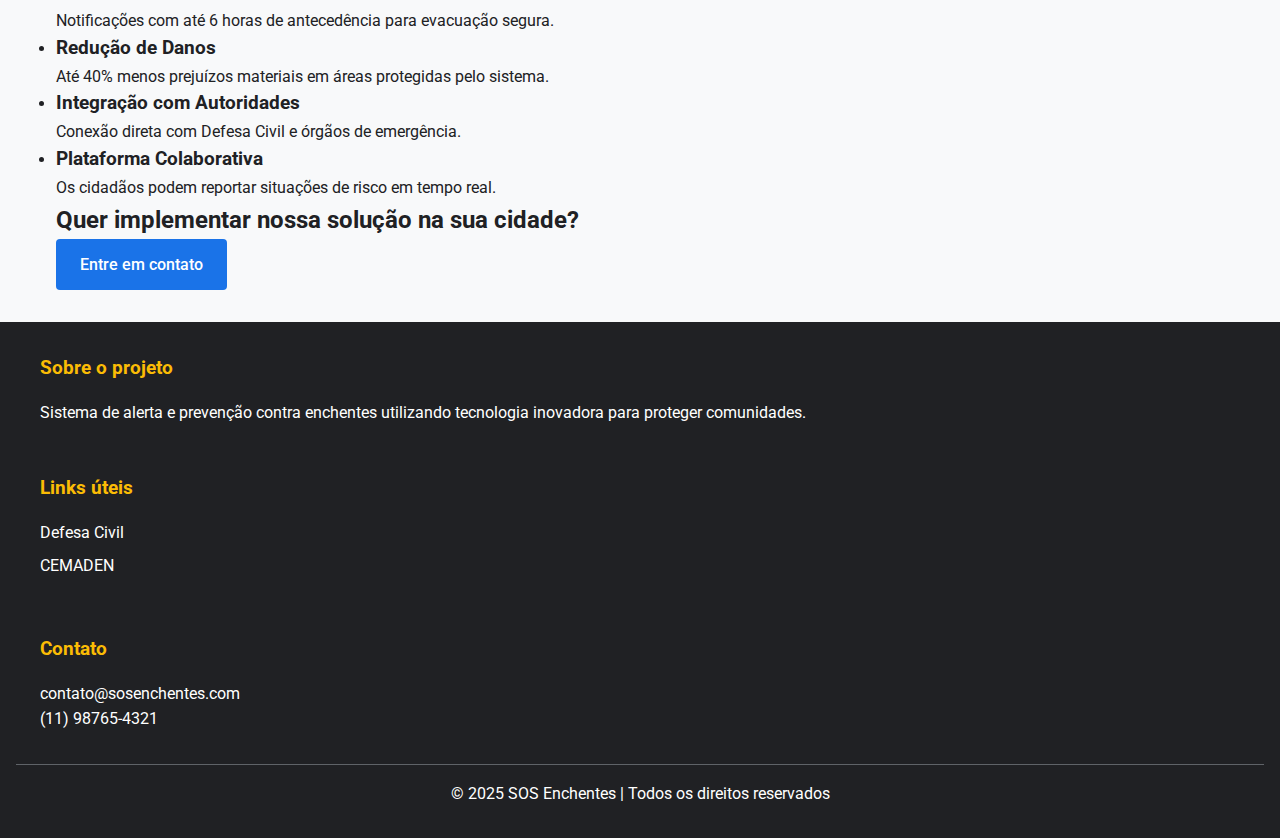
<file: solucao.html>
<!DOCTYPE html>
<html lang="pt-BR">
<head>
    <meta charset="UTF-8">
    <meta name="viewport" content="width=device-width, initial-scale=1.0">
    <title>SOS Enchentes - Nossa Solução</title>
    <link rel="stylesheet" href="assets/css/style.css">
    <link href="https://fonts.googleapis.com/css2?family=Roboto:wght@400;500;700&family=Open+Sans:wght@600;700&display=swap" rel="stylesheet">
</head>
<body>
    
    <header class="main-header">
        <div class="logo">
            <img src="./assets/images/logo.jpg" alt="SOS Enchentes" width="70">
        </div>
        <button class="menu-toggle" aria-label="Abrir menu">☰</button>
        <nav class="main-nav">
            <ul>
                <li><a href="index.html">Home</a></li>
                <li><a href="solucao.html">Solução</a></li>
                <li><a href="mapa.html">Mapa de Risco</a></li>
                <li><a href="alertas.html">Alertas</a></li>
                <li><a href="prevencao.html">Prevenção</a></li>
                <li><a href="faq.html">FAQ</a></li>
                <li><a href="contato.html">Contato</a></li>
                <li><a href="integrantes.html">Equipe</a></li>
            </ul>
        </nav>
    </header>

    <main class="main-content">
        <section class="hero">
            <h1>Nossa Solução Inovadora</h1>
            <p>Tecnologia avançada para prevenir e alertar sobre enchentes, salvando vidas e reduzindo danos.</p>
        </section>

        <section>
            <h2>Tecnologias Utilizadas</h2>
            <div class="card-grid">
                <div class="card">
                    <div class="card-img">
                        <img src="./assets/images/rede-sensores.jpg" alt="Internet das Coisas">
                    </div>
                    <div class="card-content">
                        <h3>Internet das Coisas (IoT)</h3>
                        <p>Rede de sensores conectados que monitoram em tempo real o nível de rios e córregos.</p>
                    </div>
                </div>
                <div class="card">
                    <div class="card-img">
                        <img src="./assets/images/analise-dados.jpg" alt="Análise de Dados">
                    </div>
                    <div class="card-content">
                        <h3>Análise de Dados</h3>
                        <p>Processamento de grandes volumes de dados meteorológicos e históricos para prever riscos.</p>
                    </div>
                </div>
                <div class="card">
                    <div class="card-img">
                        <img src="./assets/images/ia-meteorologia.jpg" alt="Inteligência Artificial">
                    </div>
                    <div class="card-content">
                        <h3>Inteligência Artificial</h3>
                        <p>Algoritmos preditivos que aprendem com padrões históricos para antecipar eventos.</p>
                    </div>
                </div>
            </div>
        </section>

        <section>
            <h2>Benefícios da Nossa Solução</h2>
            <ul class="benefits-list">
                <li>
                    <h3>Alertas Precoces</h3>
                    <p>Notificações com até 6 horas de antecedência para evacuação segura.</p>
                </li>
                <li>
                    <h3>Redução de Danos</h3>
                    <p>Até 40% menos prejuízos materiais em áreas protegidas pelo sistema.</p>
                </li>
                <li>
                    <h3>Integração com Autoridades</h3>
                    <p>Conexão direta com Defesa Civil e órgãos de emergência.</p>
                </li>
                <li>
                    <h3>Plataforma Colaborativa</h3>
                    <p>Os cidadãos podem reportar situações de risco em tempo real.</p>
                </li>
            </ul>
        </section>

        <section class="cta-section">
            <h2>Quer implementar nossa solução na sua cidade?</h2>
            <a href="contato.html" class="btn btn-primary">Entre em contato</a>
        </section>
    </main>

    
    <footer class="main-footer">
        <div class="footer-content">
            <section class="footer-section">
                <h3>Sobre o projeto</h3>
                <p>Sistema de alerta e prevenção contra enchentes utilizando tecnologia inovadora para proteger comunidades.</p>
            </section>
            <section class="footer-section">
                <h3>Links úteis</h3>
                <ul>
                    <li><a href="https://www.gov.br/mdr/pt-br/assuntos/protecao-e-defesa-civil" target="_blank">Defesa Civil</a></li>
                    <li><a href="https://www.cemaden.gov.br" target="_blank">CEMADEN</a></li>
                </ul>
            </section>
            <section class="footer-section">
                <h3>Contato</h3>
                <p>contato@sosenchentes.com</p>
                <p>(11) 98765-4321</p>
            </section>
        </div>
        <div class="footer-bottom">
            &copy; 2025 SOS Enchentes | Todos os direitos reservados
        </div>
    </footer>

    <script src="assets/js/script.js"></script>
</body>
</html>
</file>
<file: assets/css/style.css>
/* Variáveis CSS */
:root {
    --primary-color: #1a73e8;
    --secondary-color: #ffffff;
    --accent-color: #fbbc05;
    --danger-color: #ea4335;
    --light-color: #ffffff;
    --dark-color: #202124;
    --gray-color: #5f6368;
    --light-gray: #f8f9fa;
    --font-main: 'Roboto', sans-serif;
    --font-heading: 'Open Sans', sans-serif;
    --transition-speed: 0.3s;
}

/* Reset e Estilos Base */
* {
    margin: 0;
    padding: 0;
    box-sizing: border-box;
}

body {
    font-family: var(--font-main);
    line-height: 1.6;
    color: var(--dark-color);
    background-color: var(--light-gray);
    display: flex;
    flex-direction: column;
    min-height: 100vh;
}

a {
    text-decoration: none;
    color: var(--primary-color);
    transition: color var(--transition-speed);
}

a:hover {
    color: var(--secondary-color);
}

img {
    max-width: 100%;
    height: auto;
}

/* Header */
.main-header {
    background-color: var(--primary-color);
    color: var(--light-color);
    padding: 1rem;
    display: flex;
    justify-content: space-between;
    align-items: center;
    position: sticky;
    top: 0;
    z-index: 100;
    box-shadow: 0 2px 5px rgba(0,0,0,0.1);
}

.logo img {
    height: 50px;
}

.menu-toggle {
    background: none;
    border: none;
    color: var(--light-color);
    font-size: 1.5rem;
    cursor: pointer;
    display: none;
}

.main-nav ul {
    display: flex;
    list-style: none;
    gap: 1.5rem;
}

.main-nav a {
    color: var(--light-color);
    font-weight: 500;
    padding: 0.5rem;
    border-radius: 4px;
}

.main-nav a:hover {
    background-color: rgba(255,255,255,0.2);
}

/* Main Content */
.main-content {
    flex: 1;
    padding: 2rem 1rem;
    max-width: 1200px;
    margin: 0 auto;
    width: 100%;
}

.hero {
    background: linear-gradient(rgba(0,0,0,0.5), rgba(0,0,0,0.5)), url('../images/fundo.jpg');
    background-size: cover;
    background-position: center;
    color: var(--light-color);
    padding: 4rem 2rem;
    text-align: center;
    border-radius: 8px;
    margin-bottom: 2rem;
}

.hero h1 {
    font-size: 2.5rem;
    margin-bottom: 1rem;
}

.hero p {
    font-size: 1.2rem;
    max-width: 800px;
    margin: 0 auto 2rem;
}

.btn {
    display: inline-block;
    background-color: var(--accent-color);
    color: var(--dark-color);
    padding: 0.8rem 1.5rem;
    border-radius: 4px;
    font-weight: 500;
    transition: all var(--transition-speed);
    border: none;
    cursor: pointer;
}

.btn:hover {
    background-color: #e8ac04;
    transform: translateY(-2px);
}

.btn-primary {
    background-color: var(--primary-color);
    color: var(--light-color);
}

.btn-primary:hover {
    background-color: #1557b7;
}

/* Cards */
.card-grid {
    display: grid;
    grid-template-columns: 1fr;
    gap: 1.5rem;
    margin: 2rem 0;
}

.card {
    background-color: var(--light-color);
    border-radius: 8px;
    overflow: hidden;
    box-shadow: 0 2px 10px rgba(0,0,0,0.1);
    transition: transform var(--transition-speed), box-shadow var(--transition-speed);
}

.card:hover {
    transform: translateY(-5px);
    box-shadow: 0 5px 15px rgba(0,0,0,0.1);
}

.card-img {
    height: 200px;
    overflow: hidden;
}

.card-img img {
    width: 100%;
    height: 100%;
    object-fit: cover;
}

.card-content {
    padding: 1.5rem;
}

.card-content h3 {
    margin-bottom: 0.5rem;
    color: var(--primary-color);
}

/* Footer */
.main-footer {
    background-color: var(--dark-color);
    color: var(--light-color);
    padding: 2rem 1rem;
}

.footer-content {
    max-width: 1200px;
    margin: 0 auto;
    display: grid;
    grid-template-columns: 1fr;
    gap: 2rem;
}

.footer-section {
    margin-bottom: 1rem;
}

.footer-section h3 {
    margin-bottom: 1rem;
    color: var(--accent-color);
}

.footer-section ul {
    list-style: none;
}

.footer-section li {
    margin-bottom: 0.5rem;
}

.footer-section a {
    color: var(--light-color);
}

.footer-bottom {
    text-align: center;
    padding-top: 1rem;
    margin-top: 1rem;
    border-top: 1px solid var(--gray-color);
}

/* Página de Contato */
.contact-form {
    max-width: 600px;
    margin: 0 auto;
    background-color: var(--light-color);
    padding: 2rem;
    border-radius: 8px;
    box-shadow: 0 2px 10px rgba(0,0,0,0.1);
}

.form-group {
    margin-bottom: 1.5rem;
}

.form-group label {
    display: block;
    margin-bottom: 0.5rem;
    font-weight: 500;
}

.form-control {
    width: 100%;
    padding: 0.8rem;
    border: 1px solid #ddd;
    border-radius: 4px;
    font-family: var(--font-main);
}

textarea.form-control {
    min-height: 150px;
    resize: vertical;
}

.error {
    color: var(--danger-color);
    font-size: 0.8rem;
    margin-top: 0.3rem;
}

/* Página de Integrantes */
.team-section {
    text-align: center;
    margin: 2rem 0;
}

.team-grid {
    display: grid;
    grid-template-columns: 1fr;
    gap: 2rem;
    margin-top: 2rem;
}

.team-member {
    background-color: var(--light-color);
    padding: 1.5rem;
    border-radius: 8px;
    box-shadow: 0 2px 10px rgba(0,0,0,0.1);
}

.team-member img {
    width: 150px;
    height: 150px;
    border-radius: 50%;
    object-fit: cover;
    margin-bottom: 1rem;
    border: 3px solid var(--primary-color);
}

.team-member h3 {
    color: var(--primary-color);
    margin-bottom: 0.5rem;
}

.social-links {
    margin-top: 1rem;
}

.social-links a {
    display: inline-block;
    margin: 0 0.5rem;
    color: var(--gray-color);
}

.social-links a:hover {
    color: var(--primary-color);
}

/* Página FAQ */
.faq-section {
    max-width: 800px;
    margin: 0 auto;
}

.faq-item {
    margin-bottom: 1.5rem;
    background-color: var(--light-color);
    border-radius: 8px;
    overflow: hidden;
    box-shadow: 0 2px 5px rgba(0,0,0,0.1);
}

.faq-question {
    padding: 1rem;
    background-color: var(--primary-color);
    color: var(--light-color);
    cursor: pointer;
    display: flex;
    justify-content: space-between;
    align-items: center;
}

.faq-answer {
    padding: 1rem;
    display: none;
}

.faq-answer.active {
    display: block;
}

/* Página de Alertas */
.alert-grid {
    display: grid;
    grid-template-columns: 1fr;
    gap: 1rem;
}

.alert-card {
    padding: 1rem;
    border-left: 4px solid;
    background-color: var(--light-color);
    border-radius: 4px;
    box-shadow: 0 2px 5px rgba(0,0,0,0.1);
    display: flex;
    align-items: center;
    gap: 1rem;
}

.alert-card.high {
    border-left-color: var(--danger-color);
}

.alert-card.medium {
    border-left-color: var(--accent-color);
}

.alert-card.low {
    border-left-color: var(--secondary-color);
}

.alert-icon {
    font-size: 1.5rem;
}
</file>
